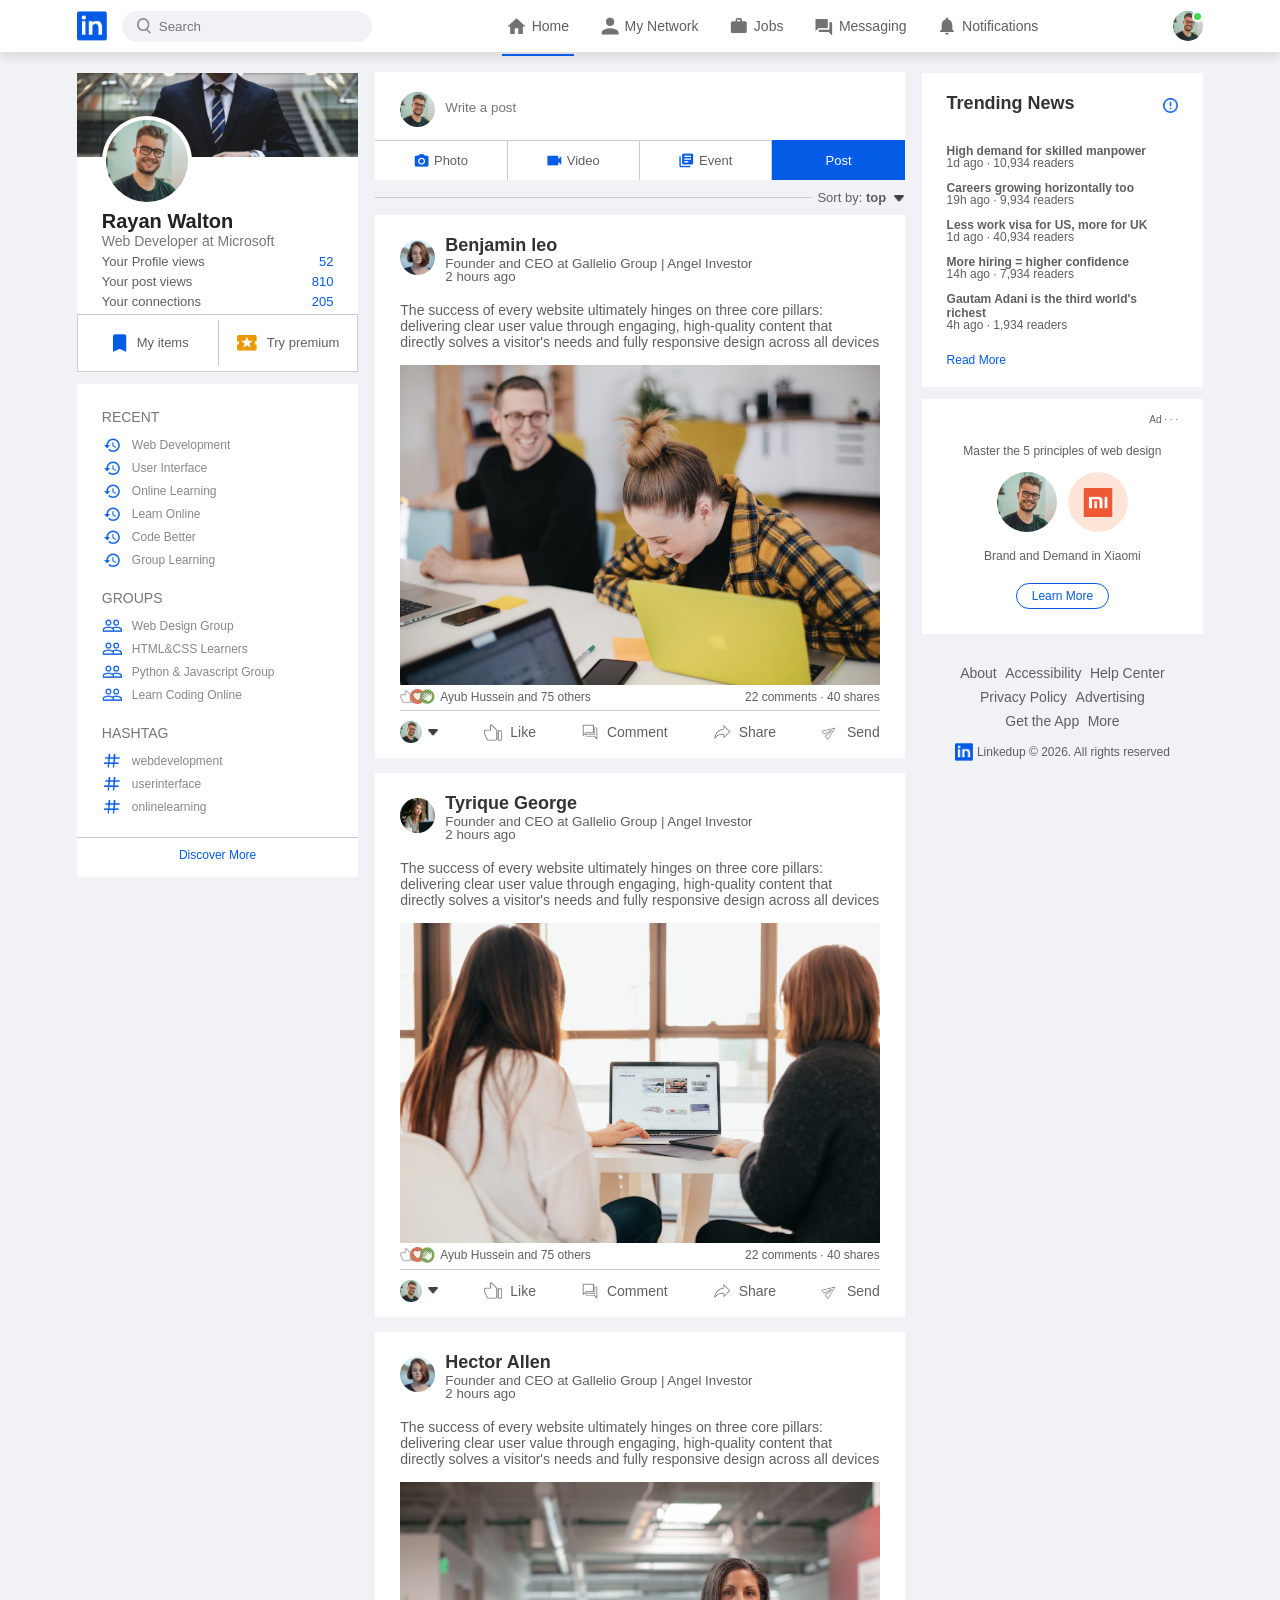
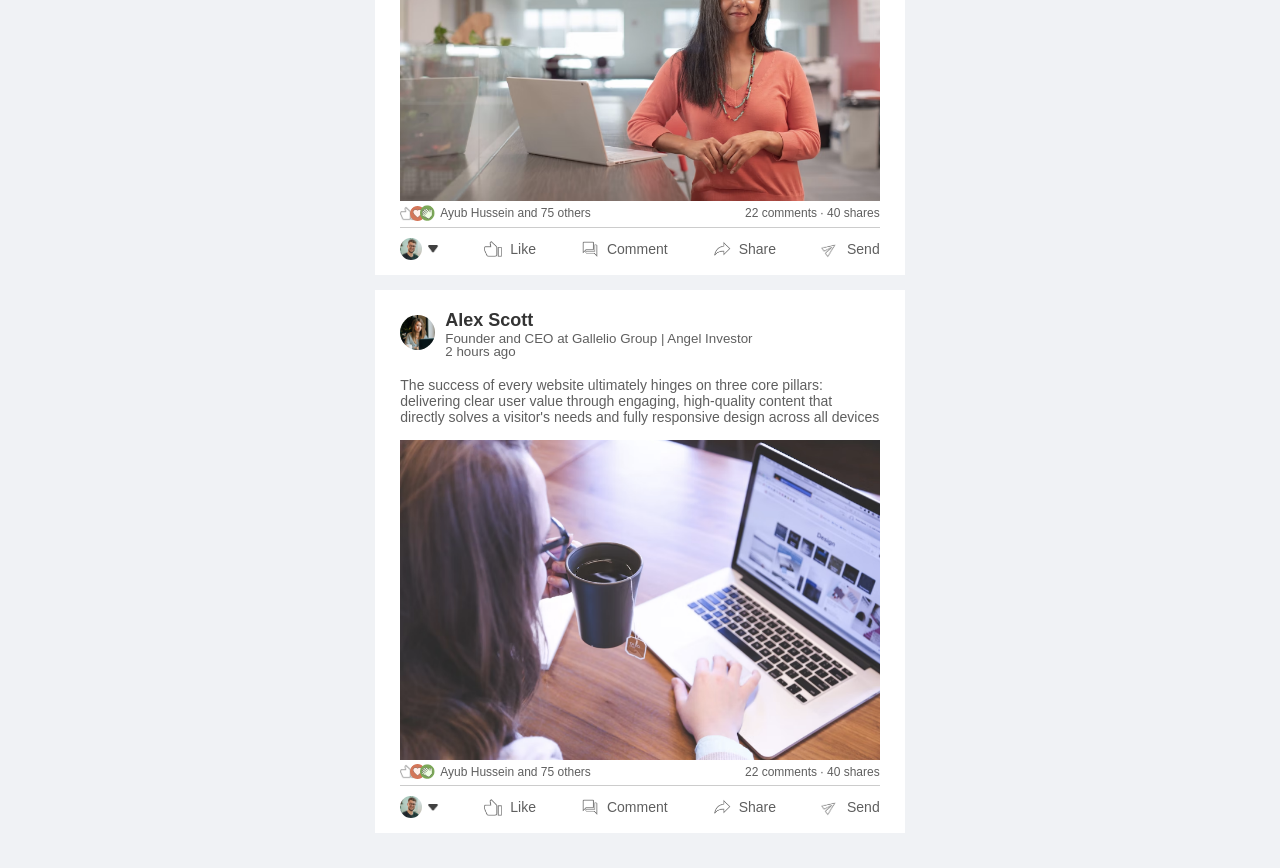
<file: index.html>
<!DOCTYPE html>
<html lang="en">
<head>
    <meta charset="UTF-8">
    <meta name="viewport" content="width=device-width, initial-scale=1.0">
    <title>Job Portal Website Design</title>
    <link rel="stylesheet" href="style.css">
</head>
<body>
    <nav class="navbar">
        <div class="navbar-left">
            <a href="index.html" class="logo"><img src="images/logo.png"></a>

            <div class="search-box">
                <img src="images/search.png">
                <input type="text" placeholder="Search">
            </div>
        </div>
        <div class="navbar-center">
            <ul>
                <li><a href="#" class="active-link"><img src="images/home.png"> <span>Home</span></a></li>
                <li><a href="#"><img src="images/network.png"> <span>My Network</span></a></li>
                <li><a href="#"><img src="images/jobs.png"> <span>Jobs</span></a></li>
                <li><a href="#"><img src="images/message.png"> <span>Messaging</span></a></li>
                <li><a href="#"><img src="images/notification.png"> <span>Notifications</span></a></li>
            </ul>
        </div>
        <div class="navbar-right">
            <div class="online">
                <img src="images/user-1.png" class="nav-profile-img" onclick="toggleMenu()">
            </div>
        </div>
        <!------------profile dropdown menu----------------->
        <div class="profile-menu-wrap" id="profileMenu">
            <div class="profile-menu">
                <div class="user-info">
                    <img src="images/user-1.png">
                    <div>
                        <h3>Rayan Walton</h3>
                        <a href="profile.html">See your profile</a>
                    </div>
                </div>
                <hr>
                <a href="#" class="profile-menu-link">
                    <img src="images/feedback.png">
                    <p>Give feedback</p>
                    <span>></span>
                </a>
                <a href="#" class="profile-menu-link">
                    <img src="images/setting.png">
                    <p>Settings & Privacy</p>
                    <span>></span>
                </a>
                <a href="#" class="profile-menu-link">
                    <img src="images/help.png">
                    <p>Help & Support</p>
                    <span>></span>
                </a>
                <a href="#" class="profile-menu-link">
                    <img src="images/display.png">
                    <p>Display & Accessibility</p>
                    <span>></span>
                </a>
                <a href="#" class="profile-menu-link">
                    <img src="images/logout.png">
                    <p>Logout </p>
                    <span>></span>
                </a>
            </div>
        </div>


    </nav>
    <!------------navbar close----------------->

    <div class="container">
        <!------------Left-sidebar----------------->
        <div class="left-sidebar">
            <div class="sidebar-profile-box">
                <img src="images/cover-pic.png" width="100%">
                <div class="sidebar-profile-info">
                    <img src="images/user-1.png">
                    <h1>Rayan Walton</h1>
                    <h3>Web Developer at Microsoft</h3>
                    <ul>
                        <li>Your Profile views <span>52</span></li>
                        <li>Your post views <span>810</span></li>
                        <li>Your connections  <span>205</span></li>
                    </ul>
                </div>
                <div class="sidebar-profile-link">
                    <a href="#"><img src="images/items.png">My items</a>
                    <a href="#"><img src="images/premium.png">Try premium</a>
                </div>
            </div>


            <div class="sidebar-activity" id="sidebarActivity">
                <h3>RECENT</h3>
                <a href="#"><img src="images/recent.png">Web Development</a>
                <a href="#"><img src="images/recent.png">User Interface</a>
                <a href="#"><img src="images/recent.png">Online Learning</a>
                <a href="#"><img src="images/recent.png">Learn Online</a>
                <a href="#"><img src="images/recent.png">Code Better</a>
                <a href="#"><img src="images/recent.png">Group Learning</a>
                <h3>GROUPS</h3>
                <a href="#"><img src="images/group.png">Web Design Group</a>
                <a href="#"><img src="images/group.png">HTML&CSS Learners</a>
                <a href="#"><img src="images/group.png">Python & Javascript Group</a>
                <a href="#"><img src="images/group.png">Learn Coding Online</a>
                <h3>HASHTAG</h3>
                <a href="#"><img src="images/hashtag.png">webdevelopment</a>
                <a href="#"><img src="images/hashtag.png">userinterface</a>
                <a href="#"><img src="images/hashtag.png">onlinelearning</a>
                <div class="discover-more-link">
                    <a href="#">Discover More</a>
                </div>
            </div>
            <p id="showMoreLink" onclick="toggleActivity()">Show More <b>+</b></p>
        </div>
        <!------------Main-content----------------->
        <div class="main-content">
            <div class="create-post">
                <div class="create-post-input">
                    <img src="images/user-1.png">
                    <textarea rows="2" placeholder="Write a post"></textarea>
                </div>
                <div class="create-post-links">
                    <li><img src="images/photo.png">Photo</li>
                    <li><img src="images/video.png">Video</li>
                    <li><img src="images/event.png">Event</li>
                    <li>Post</li>
                </div>
            </div>
            <div class="sort-by">
                <hr>
                <p>Sort by: <span>top <img src="images/down-arrow.png"></span></p>
            </div>

            <div class="post">
                <div class="post-author">
                    <img src="images/user-3.png">
                    <div>
                        <h1>Benjamin leo</h1>
                        <small>Founder and CEO at Gallelio Group | Angel Investor</small>
                        <small>2 hours ago</small>
                    </div>
                </div>
                <p>The success of every website ultimately hinges on three core pillars:
                 delivering clear user value through engaging, high-quality content that 
                 directly solves a visitor's needs and fully responsive 
                 design across all devices</p>
                 <img src="images/post-image-1.png" width="100%">

                 <div class="post-stats">
                    <div>
                        <img src="images/thumbsup.png">
                        <img src="images/love.png">
                        <img src="images/clap.png">
                        <span class="liked-users">Ayub Hussein and 75 others</span>
                    </div>
                    <div>
                        <span>22 comments &middot; 40 shares</span>
                    </div>
                 </div>
                 <div class="post-activity">
                    <div>
                        <img src="images/user-1.png" class="post-activity-user-icon" >
                        <img src="images/down-arrow.png" class="post-activity-arrow-icon" >
                    </div>
                    <div class="post-activity-link">
                        <img src="images/like.png">
                        <span>Like</span>
                    </div>
                    <div class="post-activity-link">
                        <img src="images/comment.png">
                        <span>Comment</span>
                    </div>
                    <div class="post-activity-link">
                        <img src="images/share.png">
                        <span>Share</span>
                    </div>
                    <div class="post-activity-link">
                        <img src="images/send.png">
                        <span>Send</span>
                    </div>
                 </div>
            </div>


            <div class="post">
                <div class="post-author">
                    <img src="images/user-4.png">
                    <div>
                        <h1>Tyrique George</h1>
                        <small>Founder and CEO at Gallelio Group | Angel Investor</small>
                        <small>2 hours ago</small>
                    </div>
                </div>
                <p>The success of every website ultimately hinges on three core pillars:
                 delivering clear user value through engaging, high-quality content that 
                 directly solves a visitor's needs and fully responsive 
                 design across all devices</p>
                 <img src="images/post-image-2.png" width="100%">

                 <div class="post-stats">
                    <div>
                        <img src="images/thumbsup.png">
                        <img src="images/love.png">
                        <img src="images/clap.png">
                        <span class="liked-users">Ayub Hussein and 75 others</span>
                    </div>
                    <div>
                        <span>22 comments &middot; 40 shares</span>
                    </div>
                 </div>
                 <div class="post-activity">
                    <div>
                        <img src="images/user-1.png" class="post-activity-user-icon" >
                        <img src="images/down-arrow.png" class="post-activity-arrow-icon" >
                    </div>
                    <div class="post-activity-link">
                        <img src="images/like.png">
                        <span>Like</span>
                    </div>
                    <div class="post-activity-link">
                        <img src="images/comment.png">
                        <span>Comment</span>
                    </div>
                    <div class="post-activity-link">
                        <img src="images/share.png">
                        <span>Share</span>
                    </div>
                    <div class="post-activity-link">
                        <img src="images/send.png">
                        <span>Send</span>
                    </div>
                 </div>
            </div>

            <div class="post">
                <div class="post-author">
                    <img src="images/user-3.png">
                    <div>
                        <h1>Hector Allen</h1>
                        <small>Founder and CEO at Gallelio Group | Angel Investor</small>
                        <small>2 hours ago</small>
                    </div>
                </div>
                <p>The success of every website ultimately hinges on three core pillars:
                 delivering clear user value through engaging, high-quality content that 
                 directly solves a visitor's needs and fully responsive 
                 design across all devices</p>
                 <img src="images/post-image-3.png" width="100%">

                 <div class="post-stats">
                    <div>
                        <img src="images/thumbsup.png">
                        <img src="images/love.png">
                        <img src="images/clap.png">
                        <span class="liked-users">Ayub Hussein and 75 others</span>
                    </div>
                    <div>
                        <span>22 comments &middot; 40 shares</span>
                    </div>
                 </div>
                 <div class="post-activity">
                    <div>
                        <img src="images/user-1.png" class="post-activity-user-icon" >
                        <img src="images/down-arrow.png" class="post-activity-arrow-icon" >
                    </div>
                    <div class="post-activity-link">
                        <img src="images/like.png">
                        <span>Like</span>
                    </div>
                    <div class="post-activity-link">
                        <img src="images/comment.png">
                        <span>Comment</span>
                    </div>
                    <div class="post-activity-link">
                        <img src="images/share.png">
                        <span>Share</span>
                    </div>
                    <div class="post-activity-link">
                        <img src="images/send.png">
                        <span>Send</span>
                    </div>
                 </div>
            </div>

            <div class="post">
                <div class="post-author">
                    <img src="images/user-4.png">
                    <div>
                        <h1>Alex Scott</h1>
                        <small>Founder and CEO at Gallelio Group | Angel Investor</small>
                        <small>2 hours ago</small>
                    </div>
                </div>
                <p>The success of every website ultimately hinges on three core pillars:
                 delivering clear user value through engaging, high-quality content that 
                 directly solves a visitor's needs and fully responsive 
                 design across all devices</p>
                 <img src="images/post-image-4.png" width="100%">

                 <div class="post-stats">
                    <div>
                        <img src="images/thumbsup.png">
                        <img src="images/love.png">
                        <img src="images/clap.png">
                        <span class="liked-users">Ayub Hussein and 75 others</span>
                    </div>
                    <div>
                        <span>22 comments &middot; 40 shares</span>
                    </div>
                 </div>
                 <div class="post-activity">
                    <div>
                        <img src="images/user-1.png" class="post-activity-user-icon" >
                        <img src="images/down-arrow.png" class="post-activity-arrow-icon" >
                    </div>
                    <div class="post-activity-link">
                        <img src="images/like.png">
                        <span>Like</span>
                    </div>
                    <div class="post-activity-link">
                        <img src="images/comment.png">
                        <span>Comment</span>
                    </div>
                    <div class="post-activity-link">
                        <img src="images/share.png">
                        <span>Share</span>
                    </div>
                    <div class="post-activity-link">
                        <img src="images/send.png">
                        <span>Send</span>
                    </div>
                 </div>
            </div>



        </div>















        <!------------Right-sidebar----------------->
        <div class="right-sidebar">
            <div class="sidebar-news">
                <img src="images/more.png" class="info-icon">
                <h3>Trending News</h3>
                <a href="#">High demand for skilled manpower</a>
                <span>1d ago &middot; 10,934 readers</span>

                <a href="#">Careers growing horizontally too</a>
                <span>19h ago &middot; 9,934 readers</span>

                <a href="#">Less work visa for US, more for UK</a>
                <span>1d ago &middot; 40,934 readers</span>

                <a href="#">More hiring = higher confidence</a>
                <span>14h ago &middot; 7,934 readers</span>

                <a href="#">Gautam Adani is the third world's richest</a>
                <span>4h ago &middot; 1,934 readers</span>

                <a href="#" class="read-nore-link">Read More</a>
            </div>

            <div class="sidebar-ad">
                <small>Ad &middot; &middot; &middot;</small>
                <p>Master the 5 principles of web design</p>
                <div>
                    <img src="images/user-1.png">
                    <img src="images/mi-logo.png">
                </div>
                <b>Brand and Demand in Xiaomi</b>
                <a href="#" class="ad-link">Learn More</a>
            </div>

            <div class="sidebar-useful-links">
                <a href="#">About</a>
                <a href="#">Accessibility</a>
                <a href="#">Help Center</a>
                <a href="#">Privacy Policy</a>
                <a href="#">Advertising</a>
                <a href="#">Get the App</a>
                <a href="#">More</a>

                <div class="copyright-msg">
                    <img src="images/logo.png">
                    <p>Linkedup &#169; 2026. All rights reserved</p>
                </div>
            </div>

        </div>
    </div>


    <script src="script.js"></script>
</body>
</html>
</file>
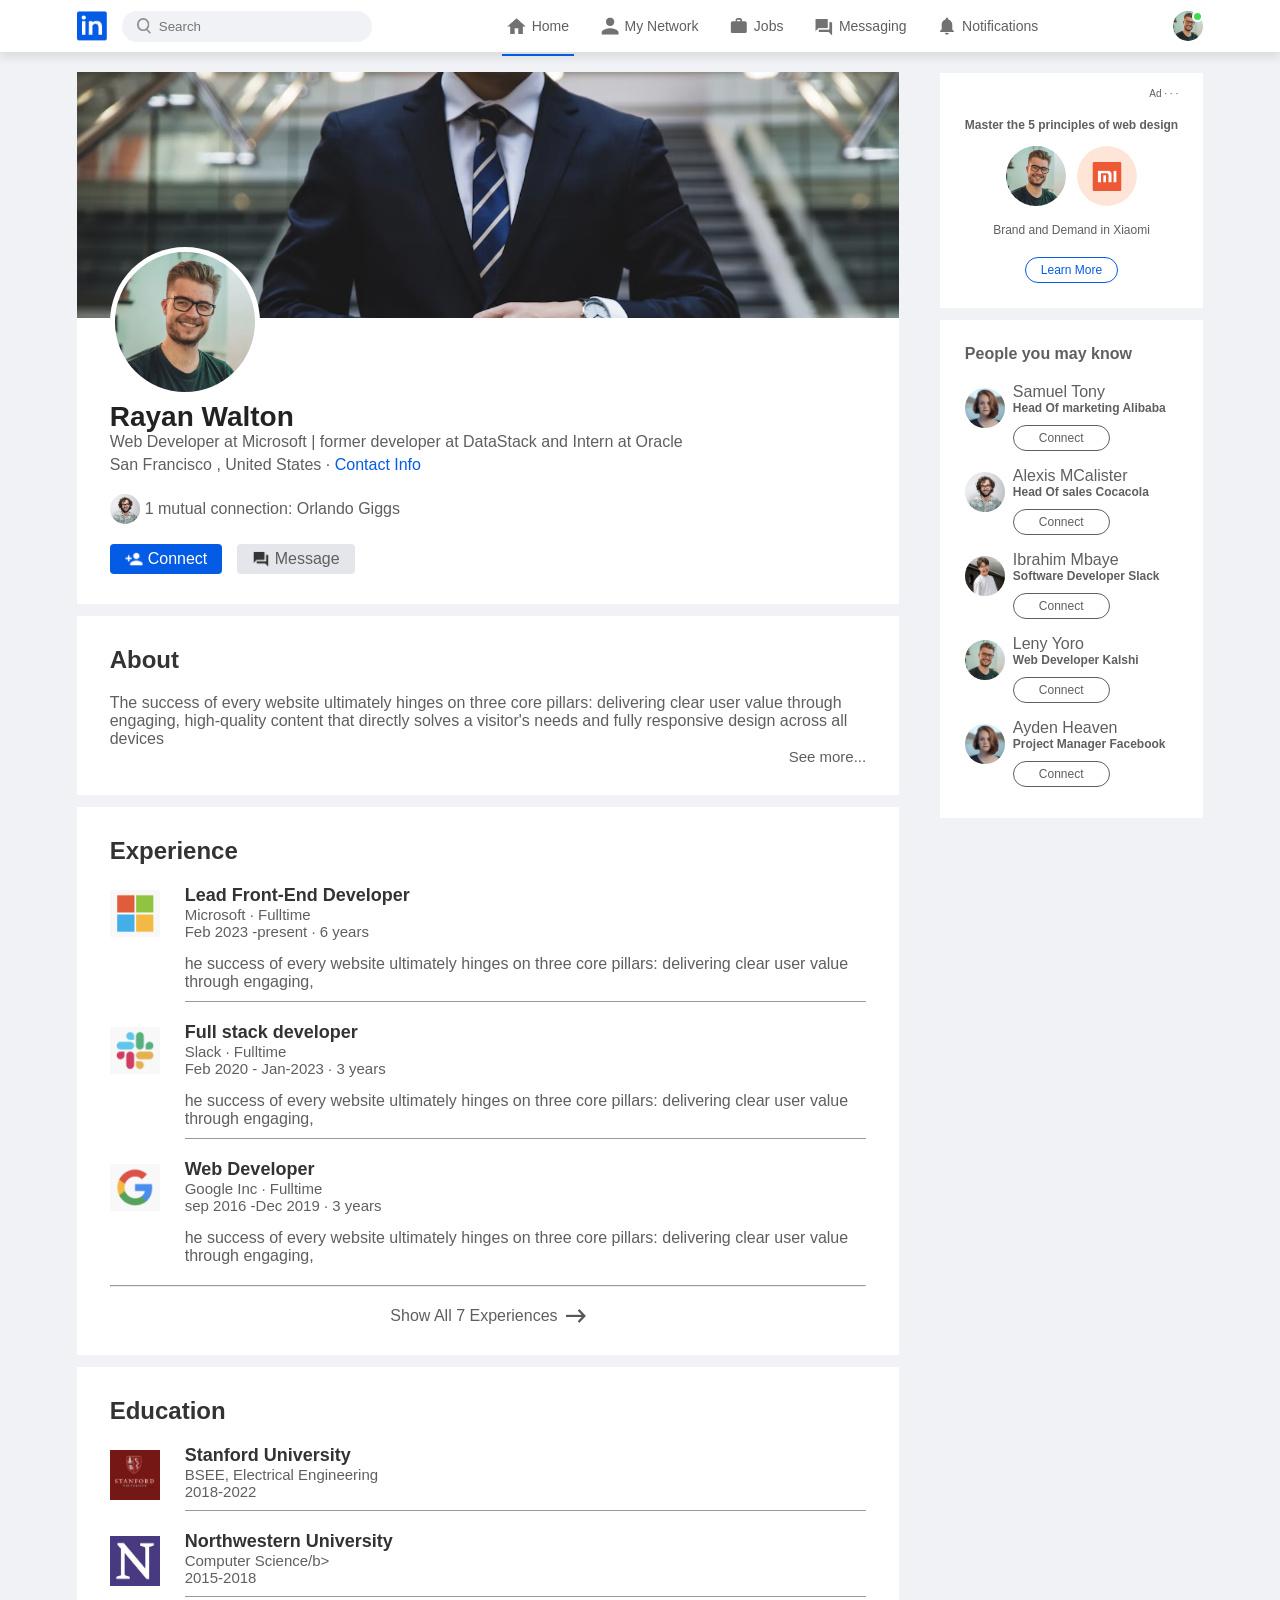
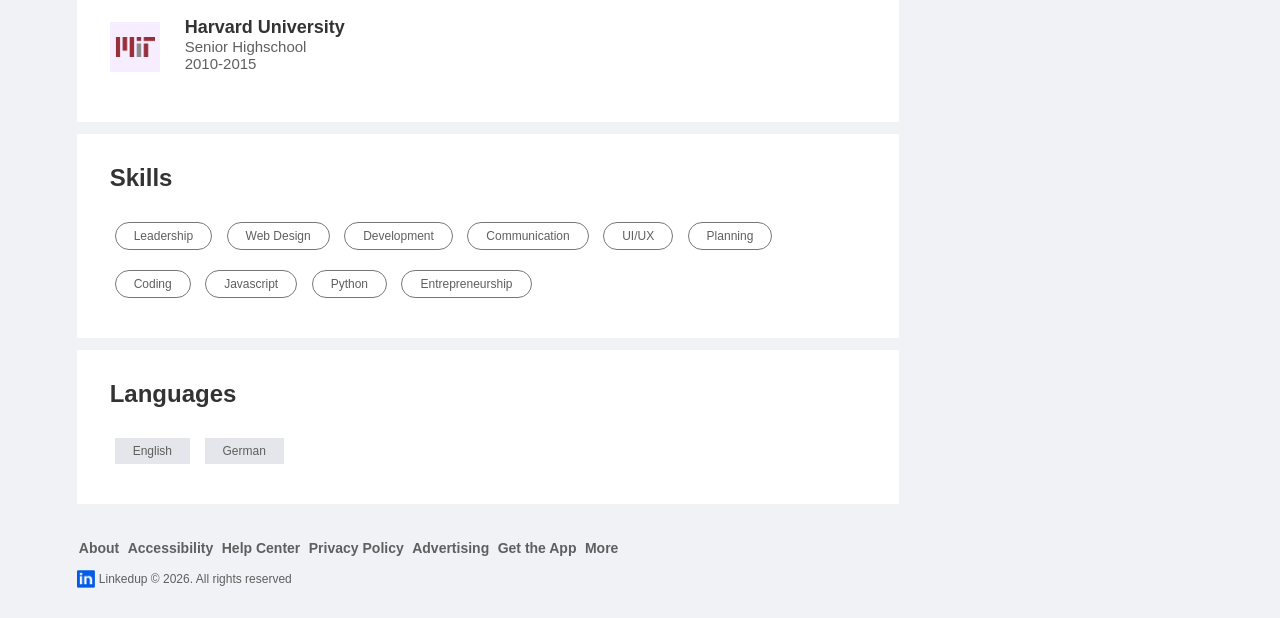
<file: profile.html>
<!DOCTYPE html>
<html lang="en">
<head>
    <meta charset="UTF-8">
    <meta name="viewport" content="width=device-width, initial-scale=1.0">
    <title>Job Portal Website Design</title>
    <link rel="stylesheet" href="style.css">
</head>
<body>
    <nav class="navbar">
        <div class="navbar-left">
            <a href="index.html" class="logo"><img src="images/logo.png"></a>

            <div class="search-box">
                <img src="images/search.png">
                <input type="text" placeholder="Search">
            </div>
        </div>
        <div class="navbar-center">
            <ul>
                <li><a href="#" class="active-link"><img src="images/home.png"> <span>Home</span></a></li>
                <li><a href="#"><img src="images/network.png"> <span>My Network</span></a></li>
                <li><a href="#"><img src="images/jobs.png"> <span>Jobs</span></a></li>
                <li><a href="#"><img src="images/message.png"> <span>Messaging</span></a></li>
                <li><a href="#"><img src="images/notification.png"> <span>Notifications</span></a></li>
            </ul>
        </div>
        <div class="navbar-right">
            <div class="online">
                <img src="images/user-1.png" class="nav-profile-img" onclick="toggleMenu()">
            </div>
        </div>
        <!------------profile dropdown menu----------------->
        <div class="profile-menu-wrap" id="profileMenu">
            <div class="profile-menu">
                <div class="user-info">
                    <img src="images/user-1.png">
                    <div>
                        <h3>Rayan Walton</h3>
                        <a href="profile.html">See your profile</a>
                    </div>
                </div>
                <hr>
                <a href="#" class="profile-menu-link">
                    <img src="images/feedback.png">
                    <p>Give feedback</p>
                    <span>></span>
                </a>
                <a href="#" class="profile-menu-link">
                    <img src="images/setting.png">
                    <p>Settings & Privacy</p>
                    <span>></span>
                </a>
                <a href="#" class="profile-menu-link">
                    <img src="images/help.png">
                    <p>Help & Support</p>
                    <span>></span>
                </a>
                <a href="#" class="profile-menu-link">
                    <img src="images/display.png">
                    <p>Display & Accessibility</p>
                    <span>></span>
                </a>
                <a href="#" class="profile-menu-link">
                    <img src="images/logout.png">
                    <p>Logout </p>
                    <span>></span>
                </a>
            </div>
        </div>


    </nav>
    <!------------navbar close----------------->

    <div class="container">
        <!------------profile main----------------->
        <div class="profile-main">
            <div class="profile-container">
                <img src="images/cover-pic.png" width="100%">
                <div class="profile-container-inner">
                    <img src="images/user-1.png" class="profile-pic">
                    <h1>Rayan Walton</h1>
                    <b>Web Developer at Microsoft | former developer at DataStack and Intern at Oracle</b>
                    <p>San Francisco , United States &middot; <a href="#">Contact Info</a></p>
                    <div class="mutual-connection">
                        <img src="images/user-2.png">
                        <span>1 mutual connection: Orlando Giggs</span>
                    </div>

                    <div class="profile-btn">
                        <a href="#" class="primary-btn"><img src="images/connect.png" >Connect</a>
                        <a href="#"><img src="images/chat.png" >Message</a>
                    </div>
                </div>
            </div>
            

            <div class="profile-description">
                <h2>About</h2>
                <p>The success of every website ultimately hinges on three core pillars:
                 delivering clear user value through engaging, high-quality content that 
                 directly solves a visitor's needs and fully responsive 
                 design across all devices</p>
                 <a href="#" class="see-more-link">See more...</a>
            </div>
            <div class="profile-description">
                <h2>Experience</h2>
                <div class="profile-desc-row">
                    <img src="images/microsoft.png" >
                    <div>
                        <h3>Lead Front-End Developer</h3>
                        <b>Microsoft &middot; Fulltime</b>
                        <b>Feb 2023 -present &middot; 6 years</b>
                        <p>he success of every website ultimately hinges on three core pillars:
                           delivering clear user value through engaging, </p>
                        <hr>
                    </div>
                </div>
                <div class="profile-desc-row">
                    <img src="images/slack.png" >
                    <div>
                        <h3>Full stack developer</h3>
                        <b>Slack &middot; Fulltime</b>
                        <b>Feb 2020 - Jan-2023 &middot; 3 years</b>
                        <p>he success of every website ultimately hinges on three core pillars:
                           delivering clear user value through engaging, </p>
                        <hr>
                    </div>
                </div>
                <div class="profile-desc-row">
                    <img src="images/google.png" >
                    <div>
                        <h3>Web Developer</h3>
                        <b>Google Inc &middot; Fulltime</b>
                        <b>sep 2016 -Dec 2019 &middot; 3 years</b>
                        <p>he success of every website ultimately hinges on three core pillars:
                           delivering clear user value through engaging, </p>
                        
                    </div>
                </div>
                <hr>
                <a href="#" class="experience-link">Show All 7 Experiences 
                    <img src="images/right-arrow.png"></a>
            </div>
            <div class="profile-description">
                <h2>Education</h2>
                <div class="profile-desc-row">
                    <img src="images/stanford.png">
                    <div>
                        <h3>Stanford University</h3>
                        <b>BSEE, Electrical Engineering</b>
                        <b>2018-2022</b>
                        <hr>
                    </div>
                </div>
                 <div class="profile-desc-row">
                    <img src="images/north.png">
                    <div>
                        <h3>Northwestern University</h3>
                        <b>Computer Science/b>
                        <b>2015-2018</b>
                        <hr>
                    </div>
                </div>
                 <div class="profile-desc-row">
                    <img src="images/mit.png">
                    <div>
                        <h3>Harvard University</h3>
                        <b>Senior Highschool</b>
                        <b>2010-2015</b>
                        
                    </div>
                </div>
            </div>

            <div class="profile-description">
                <h2>Skills</h2>
                <a href="#" class="skills-btn">Leadership</a>
                <a href="#" class="skills-btn">Web Design</a>
                <a href="#" class="skills-btn">Development</a>
                <a href="#" class="skills-btn">Communication</a>
                <a href="#" class="skills-btn">UI/UX</a>
                <a href="#" class="skills-btn">Planning</a>
                <a href="#" class="skills-btn">Coding</a>
                <a href="#" class="skills-btn">Javascript</a>
                <a href="#" class="skills-btn">Python</a>
                <a href="#" class="skills-btn">Entrepreneurship</a>
            </div>
            <div class="profile-description">
                <h2>Languages</h2>
                <a href="#" class="language-btn">English</a>
                <a href="#" class="language-btn">German</a>
                
            </div>


        </div>
        <!------------profile sidebar----------------->
        <div class="profile-sidebar">
            <div class="sidebar-ad">
                <small>Ad &middot; &middot; &middot;</small>
                <p>Master the 5 principles of web design</p>
                <div>
                    <img src="images/user-1.png">
                    <img src="images/mi-logo.png">
                </div>
                <b>Brand and Demand in Xiaomi</b>
                <a href="#" class="ad-link">Learn More</a>
            </div>

            <div class="sidebar-people">
                <h3>People you may know</h3>
                <div class="sidebar-people-row">
                    <img src="images/user-3.png">
                    <div>
                        <h2>Samuel Tony</h2>
                        <p>Head Of marketing Alibaba</p>
                        <a href="#">Connect</a>
                    </div>
                </div>
                <div class="sidebar-people-row">
                    <img src="images/user-2.png">
                    <div>
                        <h2>Alexis MCalister</h2>
                        <p>Head Of sales Cocacola</p>
                        <a href="#">Connect</a>
                    </div>
                </div>
                <div class="sidebar-people-row">
                    <img src="images/user-5.png">
                    <div>
                        <h2>Ibrahim Mbaye</h2>
                        <p>Software Developer Slack</p>
                        <a href="#">Connect</a>
                    </div>
                </div>
                <div class="sidebar-people-row">
                    <img src="images/user-1.png">
                    <div>
                        <h2>Leny Yoro</h2>
                        <p>Web Developer Kalshi</p>
                        <a href="#">Connect</a>
                    </div>
                </div>
                <div class="sidebar-people-row">
                    <img src="images/user-3.png">
                    <div>
                        <h2>Ayden Heaven</h2>
                        <p>Project Manager Facebook</p>
                        <a href="#">Connect</a>
                    </div>
                </div>
            </div>

        </div>
    </div>

    <div class="profile-footer">
        <div class="sidebar-useful-links">
                <a href="#">About</a>
                <a href="#">Accessibility</a>
                <a href="#">Help Center</a>
                <a href="#">Privacy Policy</a>
                <a href="#">Advertising</a>
                <a href="#">Get the App</a>
                <a href="#">More</a>

                <div class="copyright-msg">
                    <img src="images/logo.png">
                    <p>Linkedup &#169; 2026. All rights reserved</p>
                </div>
            </div>
    </div>

   <script src="script.js"></script>
</body>
</html>
</file>
<file: style.css>
*{
    margin: 0;
    padding: 0;
    font-family: Arial, Helvetica, sans-serif;
    box-sizing: border-box;
}
body{
    background: #f0f2f5;
    color: #5f5f5f;
}
a{
    text-decoration: none;
    color: #5f5f5f;
}
.navbar{
    display: flex;
    align-items: center;
    justify-content: space-between;
    background: #fff;
    padding: 6px 6%;
    position: sticky;
    top: 0;
    z-index: 100;
    box-shadow: 0 5px 10px rgba(0, 0, 0, 0.1);
}
.logo img{
    width: 30px;
    margin-right: 15px;
    display: block;
}
.navbar-center ul li{
    display: inline-block;
    list-style: none;
}
.navbar-center ul li a{
    display: flex;
    align-items: center;
    font-size: 14px;
    margin: 5px 8px;
    padding-right: 5px;
    position: relative;
}
.navbar-center ul li a img{
    width: 30px;
}
.navbar-center ul li a::after{
    content: '';
    width: 0%;
    height: 2px;
    background: #045be6;
    position: absolute;
    bottom: -15px;
    transition: width 0.3s;
}
.navbar-center ul li a:hover::after,
.navbar-center ul li a.active-link::after{
    width: 100%;
}
.nav-profile-img{
    width: 30px;
    border-radius: 50%;
    display: block;
    cursor: pointer;
    position: relative;
}
.online{
    position: relative;
}
.online::after{
    content: '';
    width: 7px;
    height: 7px;
    border: 2px solid #fff;
    border-radius: 50%;
    right: 0px;
    top: 0px;
    background: #41db51;
    position: absolute;
}
.search-box{
    background: #f0f2f5;
    width: 250px;
    border-radius: 20px;
    display: flex;
    align-items: center;
    padding: 0 15px;
}
.navbar-left{
    display: flex;
    align-items: center;
}
.search-box img{
    width: 14px;
}
.search-box input{
    width: 100%;
    background: transparent;
    padding: 8px;
    outline: none;
    border: 0;
}
/*-----------navbar end------------*/

.container{
    padding: 20px 6%;
    display: flex;
    flex-wrap: wrap;
    justify-content: space-between;
}

/*-----------Left sidebar------------*/
.left-sidebar{
    flex-basis: 25%;
    align-self: flex-start;
    position: sticky;
    top: 73px;
}
.sidebar-profile-box{
    background: #fff;
}
.sidebar-profile-info{
    padding: 0 25px;
}
.sidebar-profile-info img{
    width: 90px;
    border-radius: 50%;
    background: #fff;
    padding: 4px;
    margin-top: -45px;
}
.sidebar-profile-info h1{
    font-size: 20px;
    font-weight: 600;
    color: #222;
}
.sidebar-profile-info h3{
    font-size: 14px;
    font-weight: 500;
    color: #777;
}
.sidebar-profile-info ul{
    list-style: none;
}
.sidebar-profile-info ul li{
    width: 100%;
    margin: 5px 0;
    font-size: 13px;
}
.sidebar-profile-info ul li span{
    float: right;
    color: #045be6;
}
.sidebar-profile-link{
    display: flex;
    align-items: center;
    border: 1px solid #ccc;
}
.sidebar-profile-link a{
    flex-basis: 50%;
    display: flex;
    align-items: center;
    justify-content: center;
    padding: 15px 0;
    font-size: 13px;
    border-left: 1px solid #ccc;
}
.sidebar-profile-link a:first-child{
    border-left: 0;
}
.sidebar-profile-link a img{
    width: 20px;
    margin-right: 10px;
}
.sidebar-activity{
    background: #fff;
    padding: 5px 25px;
    margin: 12px 0;
}
.sidebar-activity h3{
    color: #777;
    font-size: 14px;
    font-weight: 500;
    margin: 20px 0 10px;
}
.sidebar-activity a{
    display: flex;
    align-items: center;
    font-size: 12px;
    font-weight: 500;
    color: #888;
    margin: 3px 0;
}
.sidebar-activity a img{
    width: 20px;
    margin-right: 10px;
}
.discover-more-link{
    border-top: 1px solid #ccc;
    text-align: center;
    margin-top: 20px;
    margin-left: -25px;
    margin-right: -25px;
}
.discover-more-link a{
    color: #045be6;
    display: inline-block;
    margin: 10px 0;
}



/*-----------Right sidebar------------*/
.right-sidebar{
    flex-basis: 25%;
    align-self: flex-start;
    position: sticky;
    top: 73px;
}
.sidebar-news{
    background: #fff;
    padding: 10px 25px;
}
.info-icon{
    width: 15px;
    float: right;
    margin-top: 15px;
}
.sidebar-news h3{
    font-size: 18px;
    font-weight: 600;
    color: #333;
    margin: 10px 0 30px;
}
.sidebar-news a{
    display: block;
    font-size: 12px;
    font-weight: 600;
    margin-top: 10px;
    margin-bottom: -5px;
}
.sidebar-news span{
    font-size: 12px;
}
.sidebar-news .read-nore-link{
    color: #045be6;
    font-weight: 500;
    margin: 20px 0 10px;
}
.sidebar-ad{
    background: #fff;
    padding: 15px 25px ;
    text-align: center;
    margin: 12px 0;
    font-size: 12px;
}
.sidebar-ad img{
    width: 60px;
    border-radius: 50%;
    margin: 4px;
}
.sidebar-ad small{
    float: right;
    font-weight: 500;
}
.sidebar-ad p{
    margin-top: 30px;
    margin-bottom: 10px;
}
.sidebar-ad b{
    display: block;
    font-weight: 500;
    margin-top: 10px;
}
.ad-link{
    display: inline-block;
    border: 1px solid #045be6;
    border-radius: 30px;
    padding: 5px 15px;
    color: #045be6;
    font-weight: 500;
    margin: 20px auto 10px;
}
.sidebar-useful-links{
    padding: 15px 25px;
    text-align: center;
}
.sidebar-useful-links a{
    display: inline-block;
    font-size: 14px;
    margin: 4px 2px;
}
.copyright-msg {
    display: flex;
    align-items: center;
    justify-content: center;
    gap: 4px;
    margin-top: 10px;
    font-size: 12px;
    font-weight: 500;
}

.copyright-msg img {
    width: 18px;
    margin: 0;
}

.copyright-msg p {
    margin: 0;
    white-space: nowrap;
}

/*-----------main content------------*/
.main-content{
    flex-basis: 47%;
}
.create-post{
    background: #fff;
}
.create-post-input{
    padding: 20px 25px 10px;
    display: flex;
    align-items: flex-start;
}
.create-post-input img{
    width: 35px;
    border-radius: 50%;
    margin-right: 10px;
}
.create-post-input textarea{
    width: 100%;
    border: 0;
    outline: 0;
    resize: none;
    background: transparent;
    margin-top: 8px;
}
::placeholder{
    font-weight: 500;
}
.create-post-links{
    display: flex;
    align-items: flex-start;
}
.create-post-links li{
    list-style: none;
    border-top: 1px solid #ccc;
    border-right: 1px solid #ccc;
    flex-basis: 25%;
    height: 40px;
    font-size: 13px;
    display: flex;
    align-items: center;
    justify-content: center;
    cursor: pointer;
}
.create-post-links li img{
    width: 15px;
    margin-right: 5px;
}
.create-post-links li:last-child{
    background: #045be6;
    color: #fff;
    border-top: 0;
    border-right: 0;
}
.sort-by{
    display: flex;
    align-items: center;
    margin: 10px 0;
}
.sort-by hr{
    flex: 1;
    border: 0;
    height: 1px;
    background: #ccc;
}
.sort-by p{
    font-size: 13px;
    padding-left: 5px;
}
.sort-by p span{
    font-weight: 600;
    cursor: pointer;
}
.sort-by p span img{
    width: 12px;
    margin-left: 3px;
}
.post{
    background: #fff;
    padding: 20px 25px 5px;
    margin: 5px 0 15px;
}
.post-author{
    display: flex;
    align-items: flex-start;
    margin-bottom: 20px;
}
.post-author img{
    width: 35px;
    border-radius: 50%;
    margin-right: 10px;
    margin-top: 5px;
}
.post-author h1{
    font-size: 18px;
    font-weight: 600;
    color: #333;
}
.post-author small{
    display: block;
    margin-bottom: -2px;
}
.post p{
    font-size: 14px;
    margin-bottom: 15px;
}
.post-stats{
    display: flex;
    flex-wrap: wrap;
    align-items: center;
    justify-content: space-between;
    font-size: 12px;
    border-bottom: 1px solid #ccc;
    padding-bottom: 6px;
}
.post-stats div{
    display: flex;
    align-items: center;
}
.post-stats img{
    width: 15px;
    margin-right: -5px;
}
.liked-users{
    margin-left: 10px;
}
.post-activity{
    display: flex;
    align-items: center;
    justify-content: space-between;
    padding: 10px 0;
    font-size: 14px;
    font-weight: 500;
}
.post-activity div{
    display: flex;
    align-items: center;
}
.post-activity-user-icon{
    width: 22px;
    border-radius: 50%;
}
.post-activity-arrow-icon{
    width: 12px;
    margin-left: 5px;
}
.post-activity-link img{
    width: 18px;
    margin-right: 8px;
}

/*-----------profile dropdown menu------------*/
.profile-menu-wrap{
    position: absolute;
    top: 100%;
    right: 5%;
    width: 320px;
    max-height: 0;
    overflow: hidden;
    transition: max-height 0.5s;
}
.profile-menu-wrap.open-menu{
    max-height: 400px;
}
.profile-menu{
    background: #222;
    color: #fff;
    padding: 20px;
    margin: 10px;
}
.user-info{
    display: flex;
    align-items: center;
}
.user-info img{
    width: 50px;
    border-radius: 50%;
    margin-right: 15px;
}
.user-info h3{
    font-weight: 500;
    margin-bottom: -7px;
}
.user-info a{
    color: #c9dbf8;
    font-size: 13px;
}
.profile-menu hr{
    border: 0;
    height: 1px;
    width: 100%;
    background: #fff;
    margin: 15px 0 10px;
}
.profile-menu-link{
    display: flex;
    align-items: center;
    color: #fff;
    margin: 12px 0;
    font-size: 14px;
}
.profile-menu-link p{
    width: 100%;
}
.profile-menu-link img{
    width: 35px;
    border-radius: 50%;
    margin-right: 15px;
}

/*-----------profile page -----------*/
.profile-main{
    flex-basis: 73%;
}
.profile-sidebar{
    flex-basis: 25%;
    align-self: flex-start;
    position: sticky;
    top: 73px;   
}
.profile-container{
    background: #fff;
}
.profile-container-inner{
    padding: 0 4% 10px;
}
.profile-pic{
    width: 150px;
    border-radius: 50%;
    margin-top: -75px;
    padding: 5px;
    background: #fff;
}
.profile-container h1{
    font-size: 28px;
    font-weight: 600;
    color: #222;
}
.profile-container b{
    font-weight: 500;
}
.profile-container p{
    margin-top: 5px;
}
.profile-container p a{
    color: #045be6;
    font-weight: 500;
}
.mutual-connection{
    display: flex;
    align-items: center;
    margin: 20px 0;
}
.mutual-connection img{
    width: 30px;
    border-radius: 50%;
    margin-right: 5px;
}
.profile-btn{
    margin: 20px 0;
}
.profile-btn a{
    display: inline-flex;
    align-items: center;
    background: #e4e6eb;
    padding: 6px 15px;
    border-radius: 4px;
    margin-right: 10px;
}
.profile-btn a img{
    width: 18px;
    margin-right: 5px;
}
.profile-btn .primary-btn{
    background: #045be6;
    color: #fff;
}
.profile-description{
    background: #fff;
    padding: 20px 4% 30px;
    margin: 12px 0;
}
.profile-description h2{
    color: #333;
    margin: 10px 0 20px;
    font-weight: 600;
}
.see-more-link{
    display: block;
    text-align: right;
    font-size: 15px;
}
.profile-desc-row{
    display: flex;
    align-items: flex-start;
    margin: 20px 0;
}
.profile-desc-row img{
    width: 50px;
    margin-right: 25px;
    margin-top: 5px;
}
.profile-desc-row div{
    width: 100%;
}
.profile-desc-row h3{
    font-size: 18px;
    font-weight: 600;
    color: #333;
}
.profile-desc-row b{
    display: block;
    font-weight: 500;
    font-size: 15px;
}
.profile-desc-row p{
    margin-top: 15px;
}
.profile-desc-row hr{
    border: 0;
    border-bottom: 1px solid #999;
    margin-top: 10px;
}
.experience-link{
    display: flex;
    align-items: center;
    justify-content: center;
    padding-top: 20px;
    font-weight: 500;
}
.experience-link img{
    width: 20px;
    margin-left: 8px;
}
.skills-btn{
    display: inline-block;
    margin: 10px 5px;
    padding: 6px 18px;
    border: 1px solid #777;
    border-radius: 30px;
    font-size: 12px;
    font-weight: 500;
}
.language-btn{
    display: inline-block;
    margin: 10px 5px;
    padding: 6px 18px;
    background: #e4e6eb;
    font-size: 12px;
    font-weight: 500;
}
/*-----------profile right-sidebar -----------*/
.profile-sidebar .sidebar-ad{
    margin: 0;
}
.sidebar-people{
    background: #fff;
    padding: 15px 25px;
    margin: 12px 0;
    font-size: 12px;
}
.sidebar-people h3{
    font-size: 16px;
    font-weight: 600;
    margin: 10px 0 20px;
}
.sidebar-people-row{
    display: flex;
    align-items: flex-start;
    margin: 6px 0;
}
.sidebar-people-row img{
    width: 40px;
    border-radius: 50%;
    margin-right: 8px;
    margin-top: 5px;
}
.sidebar-people-row h2{
    font-weight: 500;
    font-size: 16px;
}
.sidebar-people-row a{
    display: inline-block;
    margin: 10px 0;
    padding: 5px 25px;
    border: 1px solid #5f5f5f;
    border-radius: 30px;
    font-weight: 500;
}
.profile-footer{
    padding: 0 6% 30px;
}
.profile-footer .sidebar-useful-links{
    text-align: left;
    padding: 0;
}
.profile-footer .copyright-msg{
    justify-content: flex-start;
}

#showMoreLink{
    display: none;
}
/*-----------media query for small screen-----------*/
@media only screen and (max-width:600px){
    .search-box{
        background: transparent;
        width: auto;
        padding: 0;
    }
    .search-box input{
        width: 0;
        padding: 0;
    }
    .navbar-center ul li span{
        display: none;
    }
    .navbar-center ul li a{
        padding-right: 0;
        margin: 5px;
    }
    .nav-profile-img{
        width: 30px;
    }
    .container{
        padding: 15px 3%;
    }
    .left-sidebar, .right-sidebar{
        flex-basis: 100%;
        position: relative;
        top: unset;
    }
    .main-content{
        flex-basis: 100%;
    }
    .post-stats div{
        margin: 2px 0;
    }
    .post-activity-link span{
        display: none;
    }
    .post-activity-link img{
        margin-right: 0;
    }
    .profile-main, .profile-sidebar{
        flex-basis: 100%;
    }
    .profile-container{
        font-size: 14px;
    }
    .profile-pic{
        width: 100px;
        margin-top: -50px;
    }
    .profile-description{
        font-size: 14pxx;
    }
    #showMoreLink{
        display: block;
        width: fit-content;
        margin: 10px auto;
        font-size: 14px;
        cursor: pointer;
    }
    .sidebar-activity{
        display: none;
    }
    .sidebar-activity.open-activity{
        display: block;
    }
}
</file>
